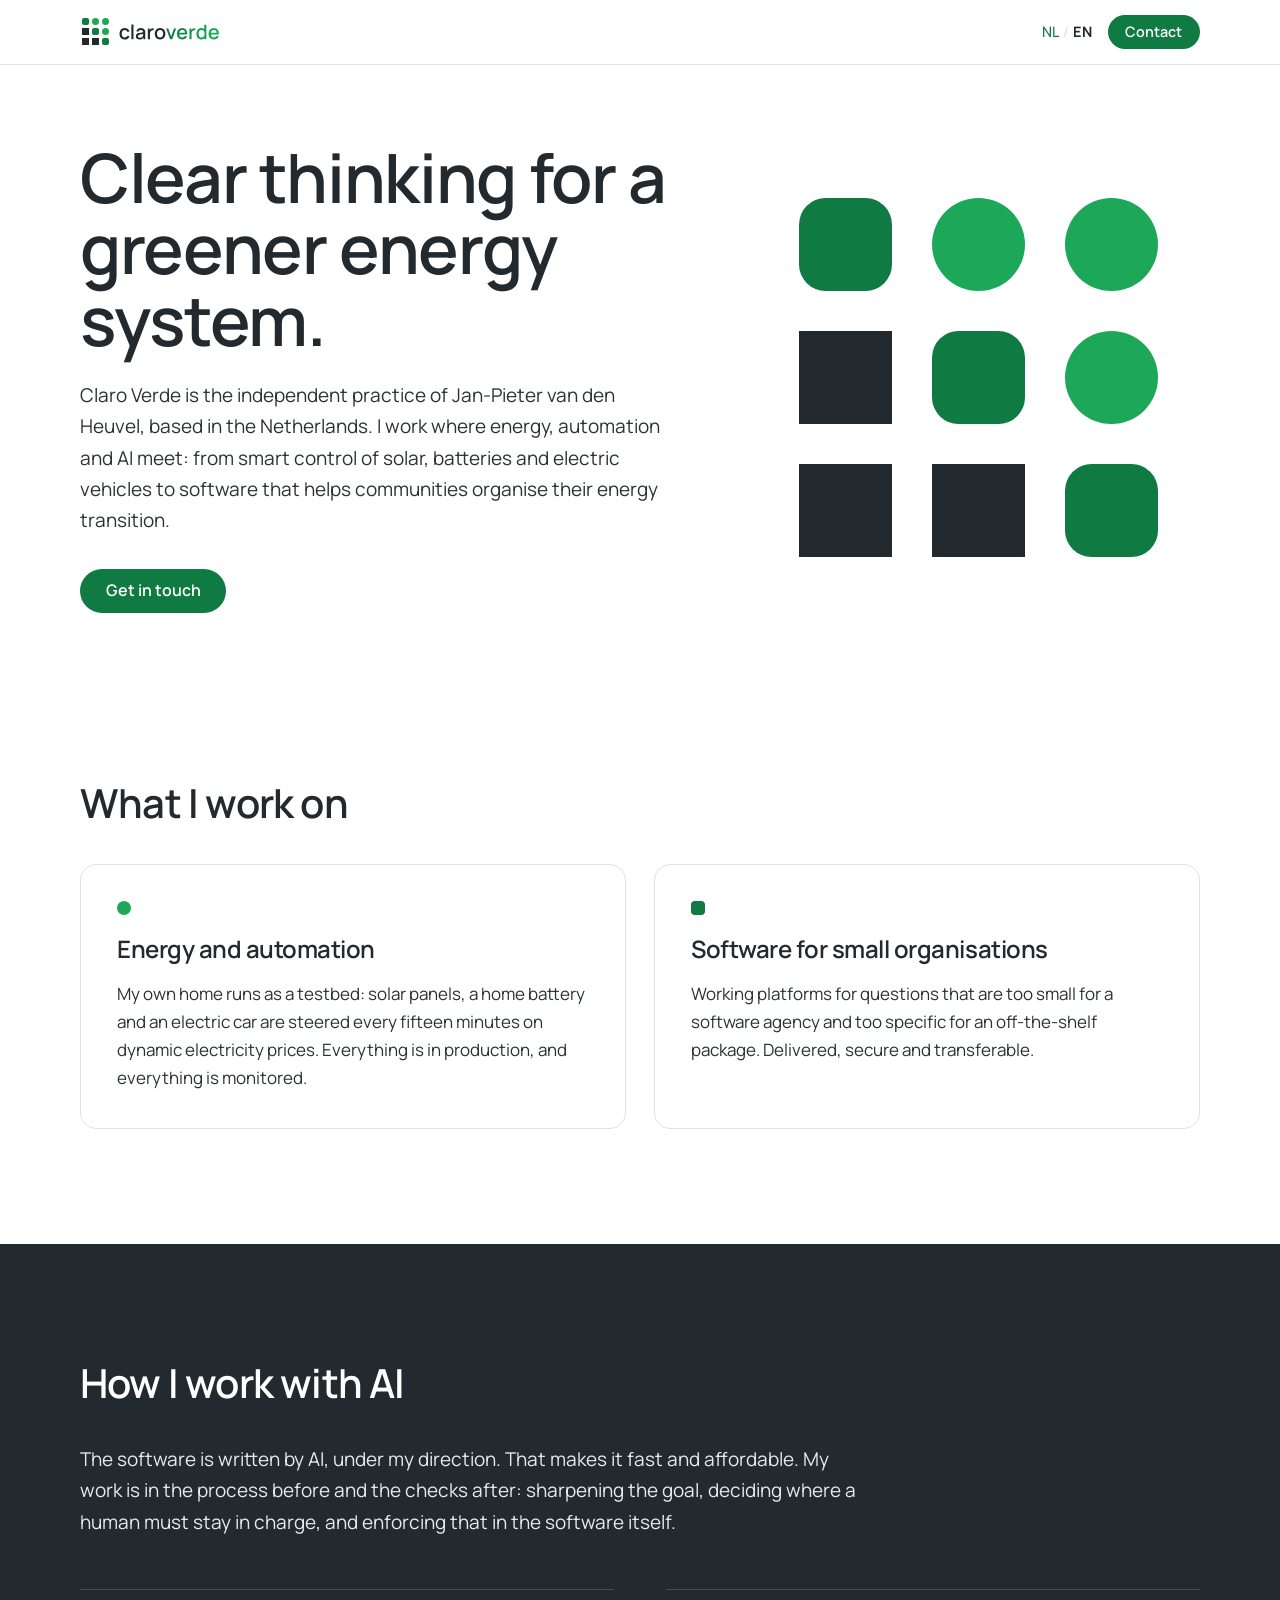
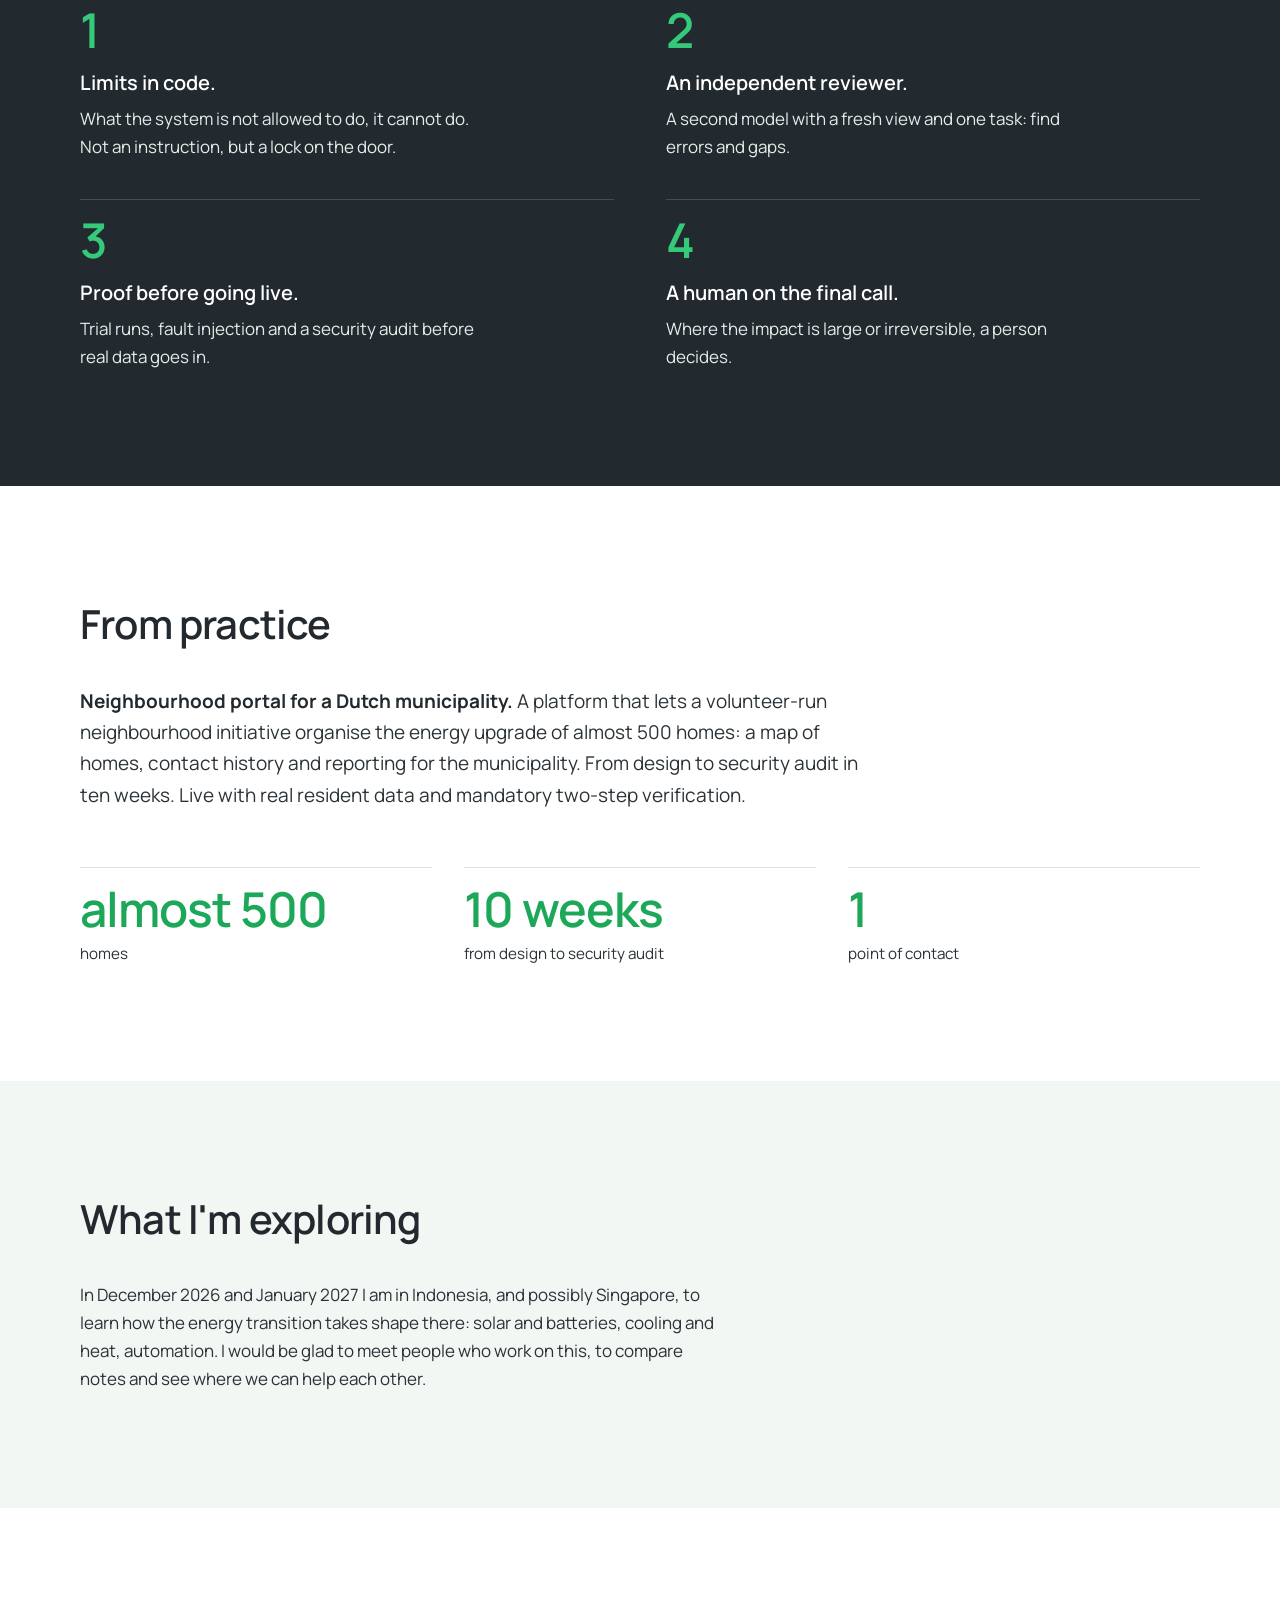
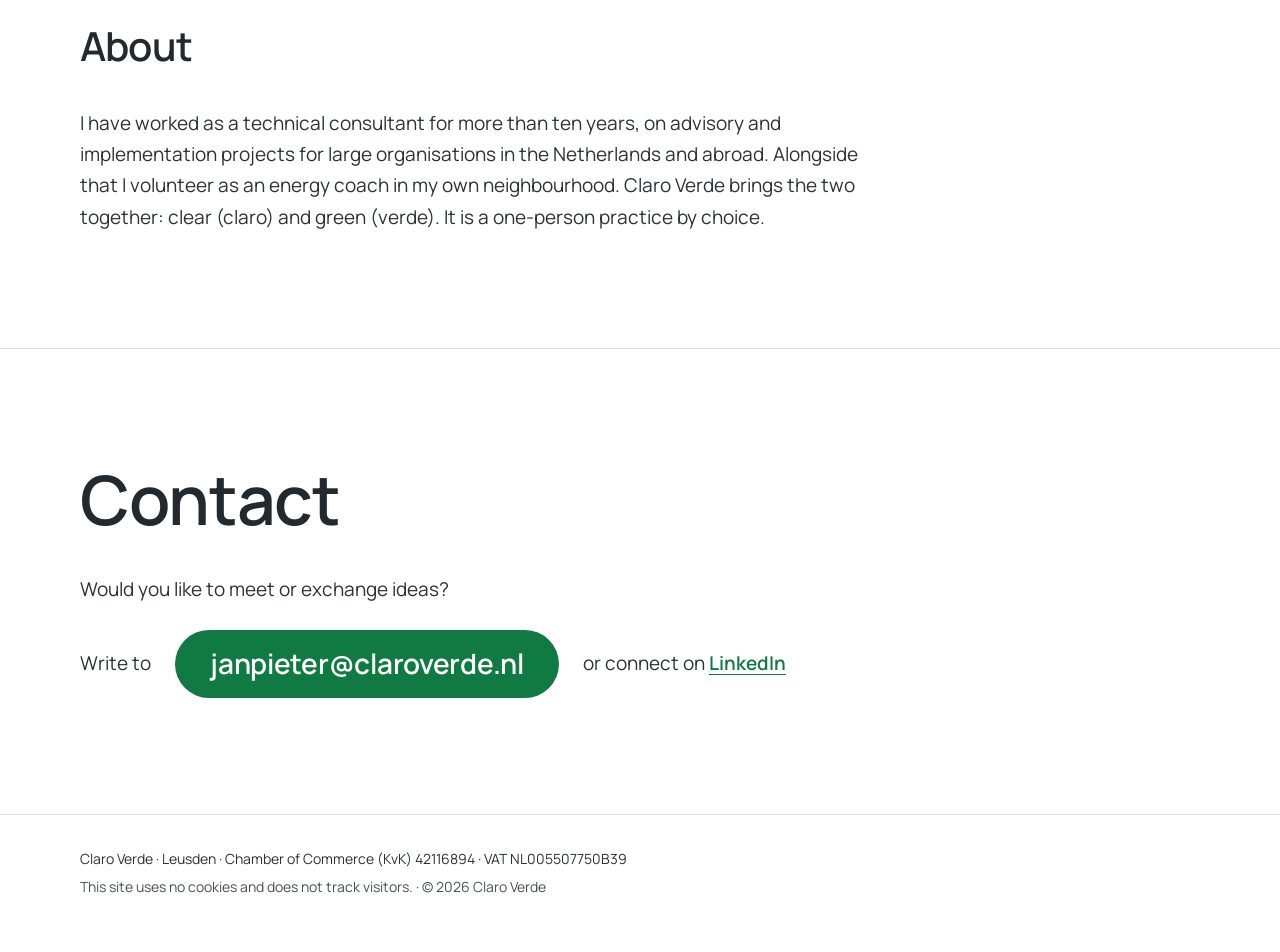
<file: index.html>
<!doctype html>
<html lang="nl">
<head>
<meta charset="utf-8">
<meta name="viewport" content="width=device-width, initial-scale=1">
<title>Claro Verde · Helder georganiseerd, groen resultaat</title>
<meta name="description" content="Claro Verde helpt gemeenten, buurtinitiatieven en verenigingen de energietransitie praktisch te organiseren. Met helder advies en met software die het werk van bestuur en vrijwilligers lichter maakt.">
<link rel="canonical" href="https://claroverde.nl/">
<link rel="alternate" hreflang="nl" href="https://claroverde.nl/">
<link rel="alternate" hreflang="en" href="https://claroverde.nl/en/">
<link rel="alternate" hreflang="x-default" href="https://claroverde.nl/">
<meta property="og:type" content="website">
<meta property="og:site_name" content="Claro Verde">
<meta property="og:title" content="Claro Verde · Helder georganiseerd, groen resultaat">
<meta property="og:description" content="Claro Verde helpt gemeenten, buurtinitiatieven en verenigingen de energietransitie praktisch te organiseren.">
<meta property="og:url" content="https://claroverde.nl/">
<meta property="og:image" content="https://claroverde.nl/og.png">
<meta property="og:locale" content="nl_NL">
<meta property="og:locale:alternate" content="en_GB">
<meta name="theme-color" content="#ffffff" media="(prefers-color-scheme: light)">
<meta name="theme-color" content="#14191c" media="(prefers-color-scheme: dark)">
<meta name="color-scheme" content="light dark">
<script>
/* Taalkeuze: wie binnenkomt met een browser die niet op Nederlands staat, gaat één keer
   per bezoek naar de Engelse pagina. Wie zelf op NL klikt, blijft op NL. Geen cookies. */
(function () {
  try {
    if (/bot|crawl|spider|slurp|preview|lighthouse/i.test(navigator.userAgent)) return;
    if (sessionStorage.getItem("cv-taal")) return;
    sessionStorage.setItem("cv-taal", "1");
    var eigen = document.referrer && new URL(document.referrer).host === location.host;
    if (eigen || location.hash) return;
    var talen = navigator.languages && navigator.languages.length ? navigator.languages : [navigator.language || "nl"];
    var nl = talen.some(function (t) { return /^nl\b/i.test(t); });
    if (!nl) location.replace("en/");
  } catch (e) {}
})();
</script>
<link rel="icon" href="assets/favicon.svg" type="image/svg+xml">
<link rel="icon" href="assets/favicon-32.png" type="image/png" sizes="32x32">
<link rel="apple-touch-icon" href="assets/apple-touch-icon.png">
<link rel="preload" href="assets/Manrope-wght.ttf" as="font" type="font/ttf" crossorigin>
<link rel="stylesheet" href="assets/site.css">
</head>
<body>
<a class="skip" href="#inhoud">Naar de inhoud</a>

<header class="site-header">
  <div class="wrap">
    <a class="brand" href="./" aria-label="Claro Verde">
      <picture>
        <source srcset="assets/claroverde-logo-diapositief.svg" media="(prefers-color-scheme: dark)">
        <img src="assets/claroverde-logo.svg" alt="Claro Verde" width="139" height="32">
      </picture>
    </a>
    <nav class="nav" aria-label="Hoofdmenu">
      <span class="lang"><strong aria-current="true">NL</strong><span aria-hidden="true">/</span><a href="en/" hreflang="en" lang="en">EN</a></span>
      <a class="btn btn-sm" href="#contact">Contact</a>
    </nav>
  </div>
</header>

<main id="inhoud">

  <section class="hero" aria-labelledby="h-opening">
    <div class="wrap">
      <div>
        <h1 id="h-opening">Helder georganiseerd, groen resultaat.</h1>
        <p>Claro Verde helpt gemeenten, buurtinitiatieven en verenigingen de energietransitie praktisch te organiseren. Met helder advies, en met software die het werk van bestuur en vrijwilligers lichter maakt.</p>
        <a class="btn" href="#contact">Neem contact op</a>
      </div>
      <div class="mark" aria-hidden="true">
        <i class="deep" style="--i:5"></i>
        <i class="br" style="--i:7"></i>
        <i class="br" style="--i:8"></i>
        <i class="sq" style="--i:2"></i>
        <i class="deep" style="--i:4"></i>
        <i class="br" style="--i:6"></i>
        <i class="sq" style="--i:0"></i>
        <i class="sq" style="--i:1"></i>
        <i class="deep" style="--i:3"></i>
      </div>
    </div>
  </section>

  <section id="wat-ik-doe" aria-labelledby="h-doe">
    <div class="wrap">
      <h2 id="h-doe">Wat ik doe</h2>
      <div class="cards">
        <article class="card">
          <h3>Advies</h3>
          <p>Hoe organiseer je de verduurzaming van een buurt of dorp zo dat het ook echt gebeurt? Ik help met de aanpak, het proces en de samenwerking tussen gemeente, buurtteam en bewoners. Praktisch, uit eigen ervaring als energiecoach.</p>
        </article>
        <article class="card">
          <h3>Software</h3>
          <p>Voor veel vragen bestaat geen standaardpakket, en voor een softwarebureau zijn ze te klein. Ik lever een werkend platform dat past bij hoe jullie werken: opgeleverd, veilig en overdraagbaar. Zodat het bestuur kan doen waar het voor is, en dat is niet de administratie.</p>
        </article>
      </div>
    </div>
  </section>

  <section id="voor-wie" aria-labelledby="h-wie" style="padding-top:0">
    <div class="wrap">
      <h2 id="h-wie">Voor wie</h2>
      <ul class="situations">
        <li>Een buurtteam dat de verduurzaming van 500 woningen wil volgen.</li>
        <li>Een gemeente die wil weten welke woningen klaar zijn.</li>
        <li>Een vereniging waarvan het bestuur te veel tijd kwijt is aan administratie.</li>
      </ul>
      <blockquote class="quote"><p>Te klein voor een bureau, te belangrijk om te laten liggen.</p></blockquote>
    </div>
  </section>

  <section class="band" id="ai" aria-labelledby="h-ai">
    <div class="wrap">
      <h2 id="h-ai">Hoe ik met AI werk</h2>
      <p class="intro">De software wordt door AI geschreven, op mijn aanwijzingen. Dat maakt het snel en betaalbaar. Mijn werk zit in het proces ervoor en de controle erna: het doel scherp krijgen, bepalen waar een mens moet blijven beslissen, en dat in de software afdwingen. De zekerheid zit in vier lagen:</p>
      <ol class="layers">
        <li><strong>Grenzen in code.</strong><p>Wat het systeem niet mag, kan het ook niet. Geen instructie, maar een slot op de deur.</p></li>
        <li><strong>Een onafhankelijke tegenlezer.</strong><p>Een tweede model, met een schone blik en één opdracht: zoek fouten en gaten.</p></li>
        <li><strong>Bewijs vóór livegang.</strong><p>Proefdraaien, fouten uitlokken en een beveiligingsaudit voordat er echte gegevens in gaan.</p></li>
        <li><strong>Een mens op het eindoordeel.</strong><p>Waar de impact groot of onomkeerbaar is, beslist een persoon.</p></li>
      </ol>
    </div>
  </section>

  <section class="practice" id="praktijk" aria-labelledby="h-praktijk">
    <div class="wrap">
      <h2 id="h-praktijk">Uit de praktijk</h2>
      <p><strong>Buurtportaal voor een gemeente in de provincie Utrecht.</strong> Een platform waarmee een buurtinitiatief de verduurzaming van bijna 500 woningen organiseert: woningkaart, contactmomenten, buurtkaart en rapportage voor de gemeente. Live met echte bewonersgegevens, verplichte tweestapsverificatie en een verwerkersovereenkomst.</p>
      <ul class="stats">
        <li><b>bijna 500</b><span>woningen</span></li>
        <li><b>10 weken</b><span>van ontwerp tot beveiligingsaudit</span></li>
        <li><b>1</b><span>aanspreekpunt</span></li>
      </ul>
    </div>
  </section>

  <section id="werkwijze" aria-labelledby="h-werk" style="padding-top:0">
    <div class="wrap">
      <h2 id="h-werk">Hoe ik werk</h2>
      <ul class="principles">
        <li>Eerst het doel en het proces, dan pas software.</li>
        <li>Klein beginnen, snel iets werkends laten zien, dan uitbouwen.</li>
        <li>Bewust weinig projecten tegelijk, zodat ik er echt bij ben.</li>
        <li>Overdraagbaar: grenzen, tests en documentatie staan in de code, niet in mijn hoofd.</li>
      </ul>
    </div>
  </section>

  <section class="explore about" id="over-mij" aria-labelledby="h-over">
    <div class="wrap">
      <h2 id="h-over">Over mij</h2>
      <p>Ik ben Jan-Pieter van den Heuvel. Ik werk al ruim tien jaar als technisch consultant, en ben daarnaast energiecoach in mijn eigen buurt. Thuis sturen zonnepanelen, thuisaccu en auto zichzelf aan op de stroomprijs van het moment. Claro Verde brengt die twee werelden samen: helder (claro) en groen (verde). Het is een eenmanszaak, en dat blijft het: klein is de reden dat het werkt.</p>
    </div>
  </section>

  <section class="contact" id="contact" aria-labelledby="h-contact">
    <div class="wrap">
      <h2 id="h-contact">Contact</h2>
      <p class="lead">Een vraag, of een idee waar je over wilt sparren?</p>
      <div class="contact-row">
        <span class="t">Mail me op</span>
        <a class="btn btn-xl" href="mailto:janpieter@claroverde.nl">janpieter@claroverde.nl</a>
        <a class="ln" href="https://www.linkedin.com/in/jpvdheuvel" rel="noopener">LinkedIn</a>
      </div>
    </div>
  </section>

</main>

<footer class="site-footer">
  <div class="wrap">
    <p>Claro Verde · Leusden · KvK 42116894 · Btw NL005507750B39</p>
    <p class="small">Deze site gebruikt geen cookies en houdt geen bezoekers bij. · © 2026 Claro Verde</p>
  </div>
</footer>
</body>
</html>
</file>
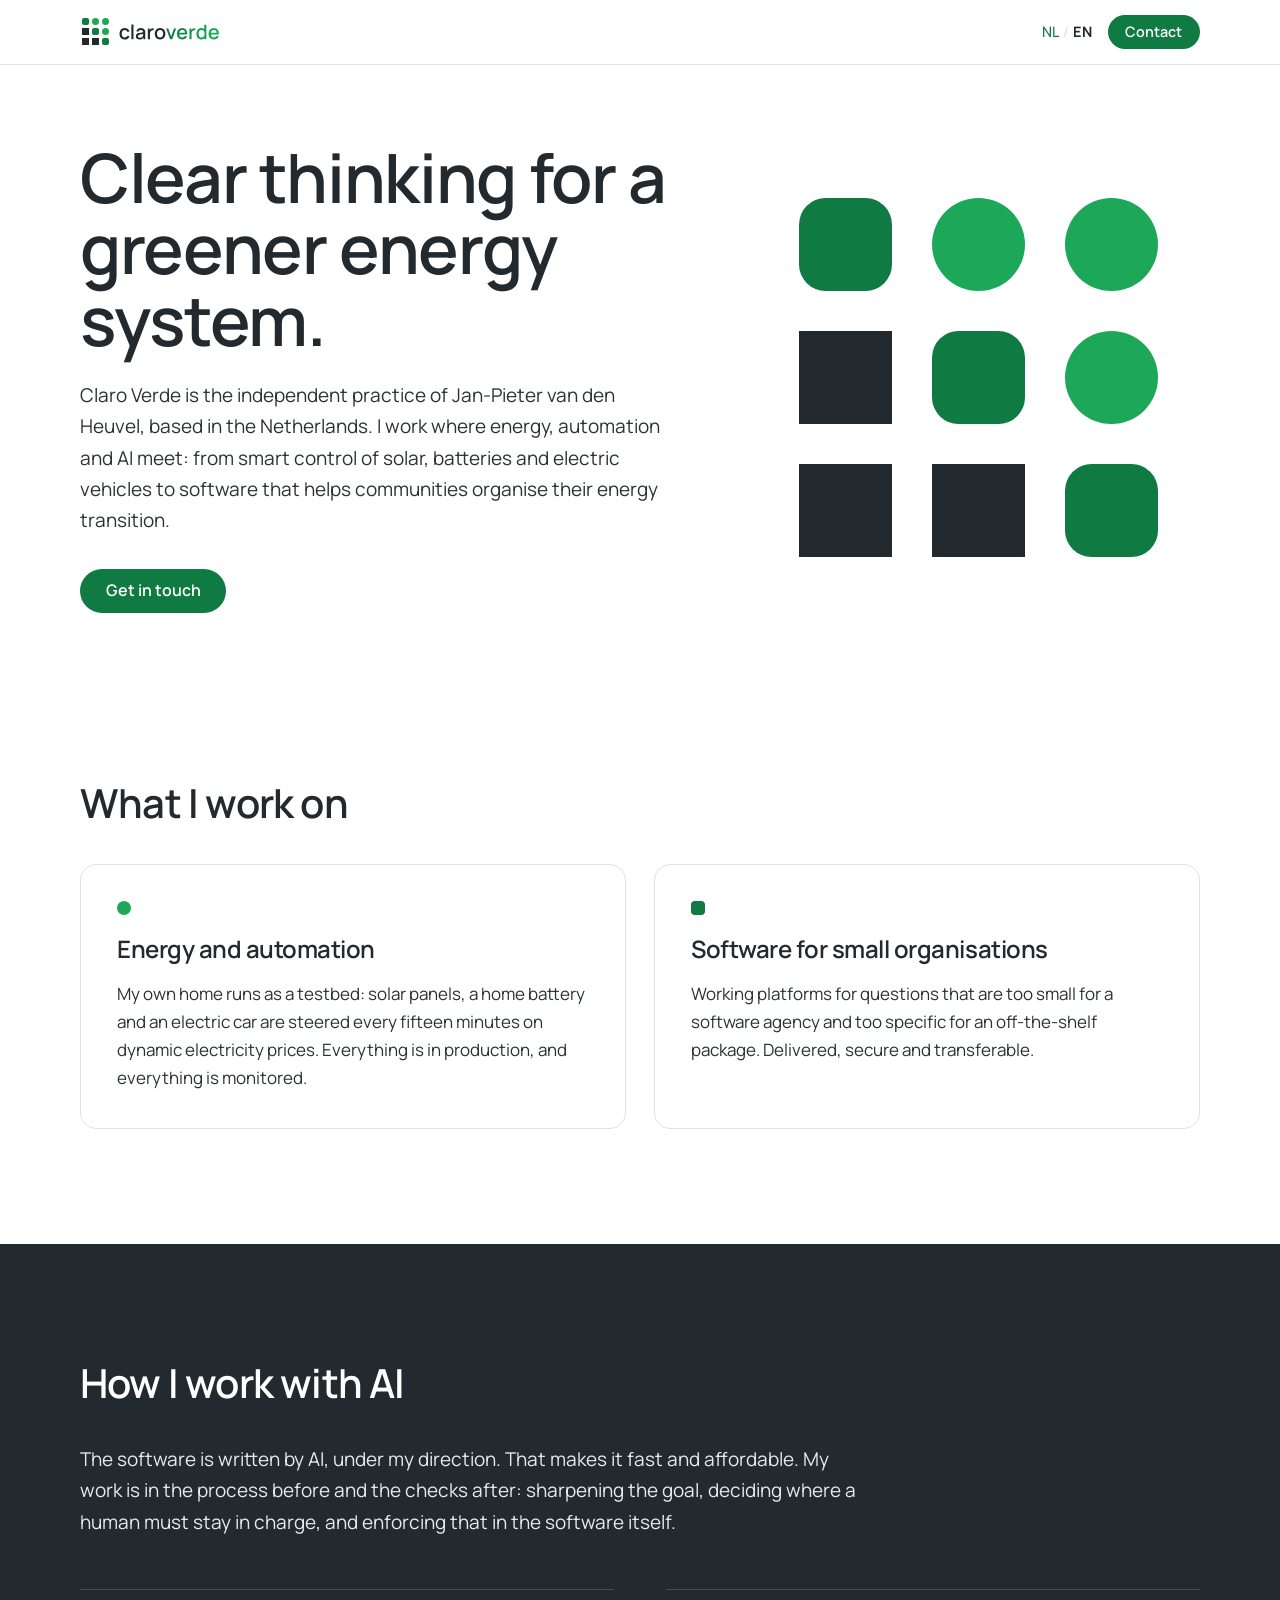
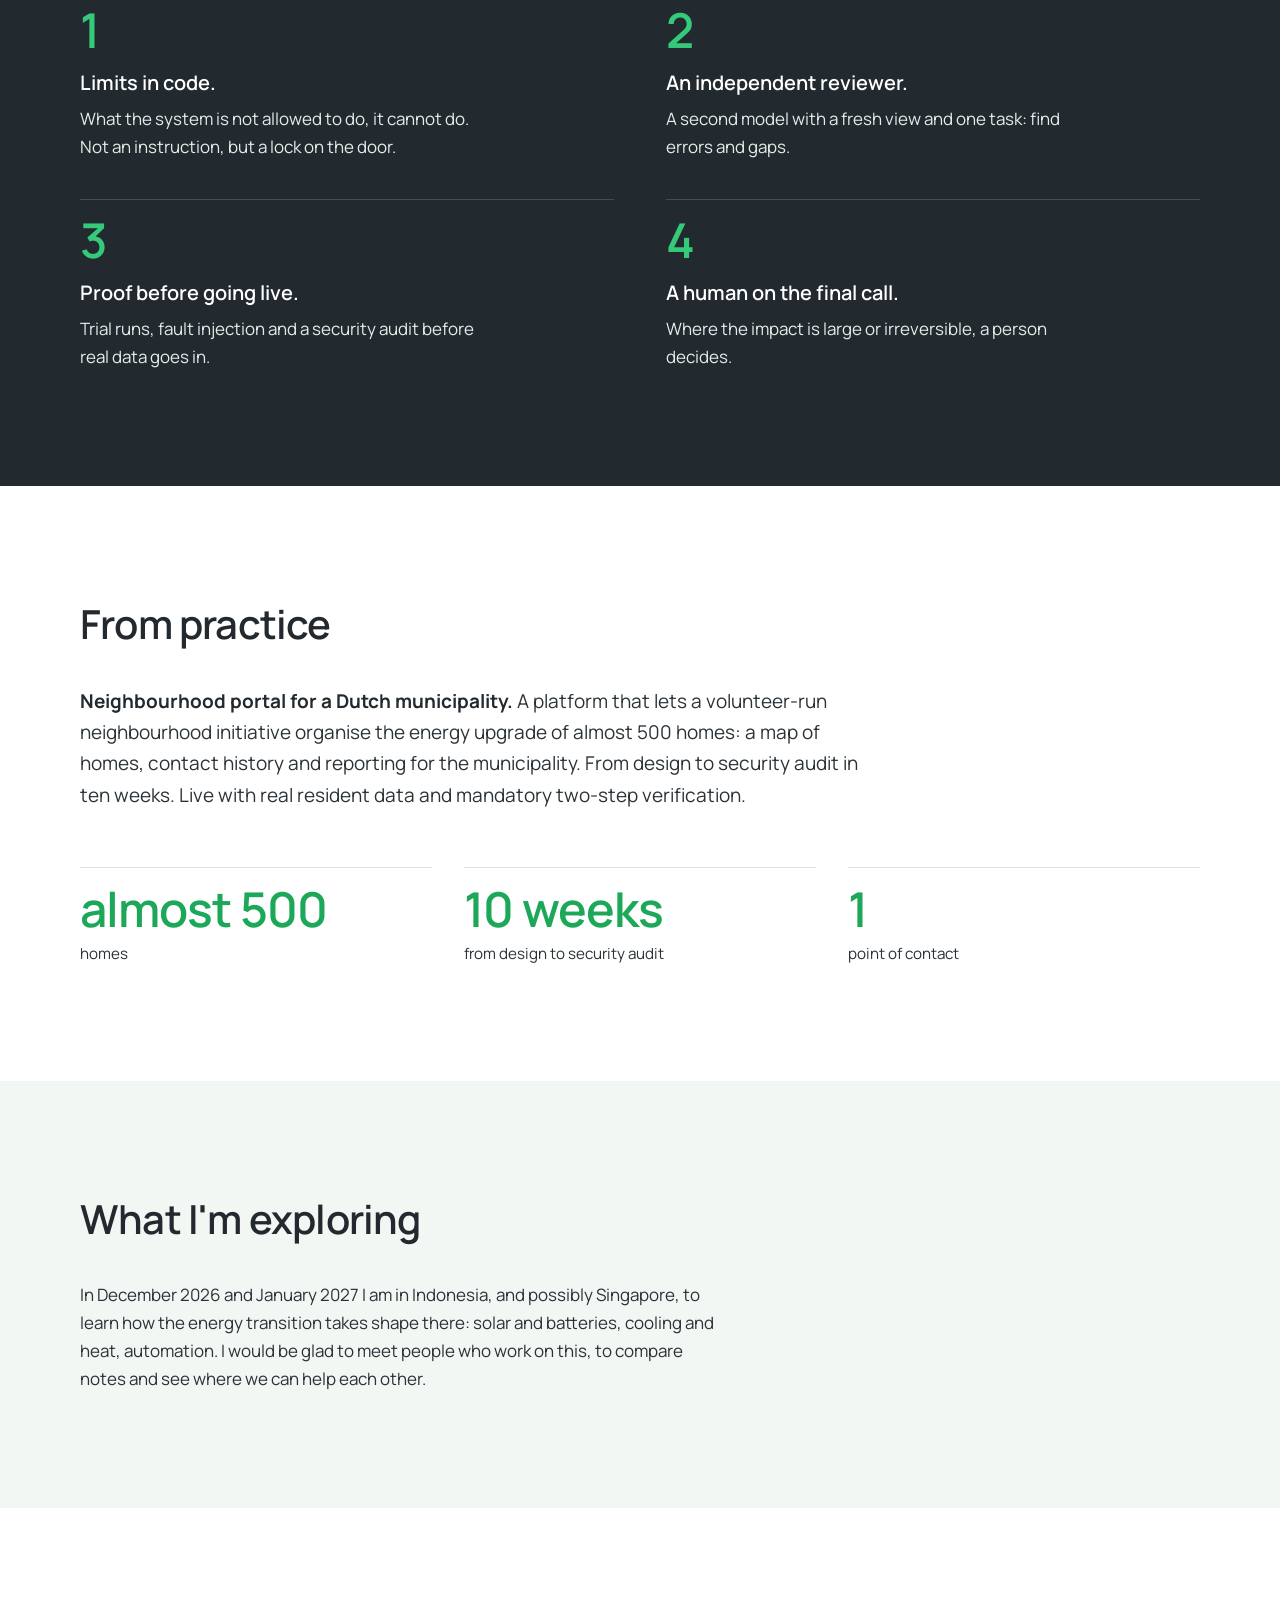
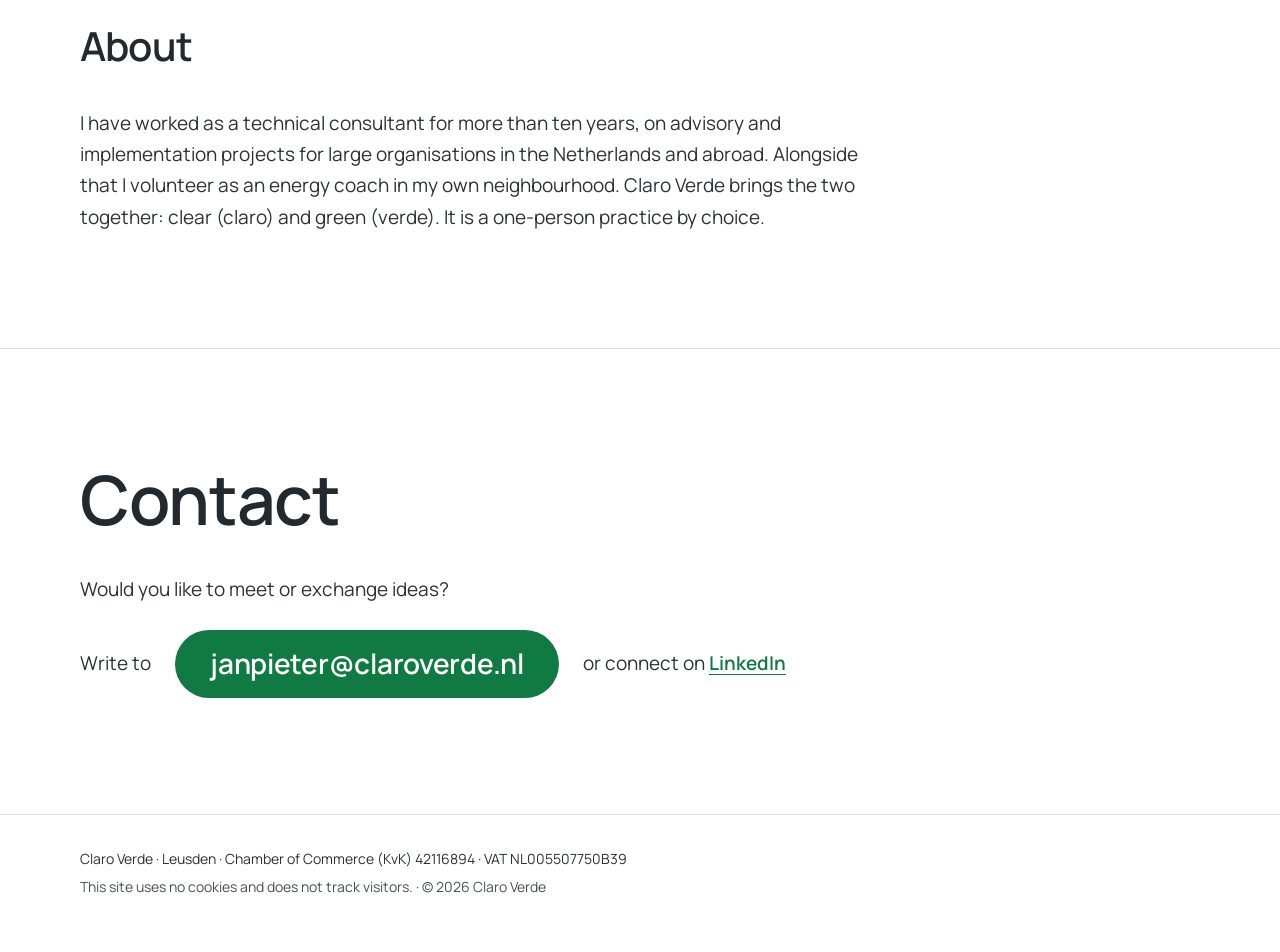
<file: en/index.html>
<!doctype html>
<html lang="en">
<head>
<meta charset="utf-8">
<meta name="viewport" content="width=device-width, initial-scale=1">
<title>Claro Verde · Clear thinking for a greener energy system</title>
<meta name="description" content="Claro Verde is the independent practice of Jan-Pieter van den Heuvel, based in the Netherlands. I work where energy, automation and AI meet.">
<link rel="canonical" href="https://claroverde.nl/en/">
<link rel="alternate" hreflang="nl" href="https://claroverde.nl/">
<link rel="alternate" hreflang="en" href="https://claroverde.nl/en/">
<link rel="alternate" hreflang="x-default" href="https://claroverde.nl/">
<meta property="og:type" content="website">
<meta property="og:site_name" content="Claro Verde">
<meta property="og:title" content="Claro Verde · Clear thinking for a greener energy system">
<meta property="og:description" content="The independent practice of Jan-Pieter van den Heuvel, where energy, automation and AI meet.">
<meta property="og:url" content="https://claroverde.nl/en/">
<meta property="og:image" content="https://claroverde.nl/og.png">
<meta property="og:locale" content="en_GB">
<meta property="og:locale:alternate" content="nl_NL">
<meta name="theme-color" content="#ffffff" media="(prefers-color-scheme: light)">
<meta name="theme-color" content="#14191c" media="(prefers-color-scheme: dark)">
<meta name="color-scheme" content="light dark">
<link rel="icon" href="../assets/favicon.svg" type="image/svg+xml">
<link rel="icon" href="../assets/favicon-32.png" type="image/png" sizes="32x32">
<link rel="apple-touch-icon" href="../assets/apple-touch-icon.png">
<link rel="preload" href="../assets/Manrope-wght.ttf" as="font" type="font/ttf" crossorigin>
<link rel="stylesheet" href="../assets/site.css">
</head>
<body>
<a class="skip" href="#content">Skip to content</a>

<header class="site-header">
  <div class="wrap">
    <a class="brand" href="./" aria-label="Claro Verde">
      <picture>
        <source srcset="../assets/claroverde-logo-diapositief.svg" media="(prefers-color-scheme: dark)">
        <img src="../assets/claroverde-logo.svg" alt="Claro Verde" width="139" height="32">
      </picture>
    </a>
    <nav class="nav" aria-label="Main menu">
      <span class="lang"><a href="../" hreflang="nl" lang="nl">NL</a><span aria-hidden="true">/</span><strong aria-current="true">EN</strong></span>
      <a class="btn btn-sm" href="#contact">Contact</a>
    </nav>
  </div>
</header>

<main id="content">

  <section class="hero" aria-labelledby="h-opening">
    <div class="wrap">
      <div>
        <h1 id="h-opening">Clear thinking for a greener energy system.</h1>
        <p>Claro Verde is the independent practice of Jan-Pieter van den Heuvel, based in the Netherlands. I work where energy, automation and AI meet: from smart control of solar, batteries and electric vehicles to software that helps communities organise their energy transition.</p>
        <a class="btn" href="#contact">Get in touch</a>
      </div>
      <div class="mark" aria-hidden="true">
        <i class="deep" style="--i:5"></i>
        <i class="br" style="--i:7"></i>
        <i class="br" style="--i:8"></i>
        <i class="sq" style="--i:2"></i>
        <i class="deep" style="--i:4"></i>
        <i class="br" style="--i:6"></i>
        <i class="sq" style="--i:0"></i>
        <i class="sq" style="--i:1"></i>
        <i class="deep" style="--i:3"></i>
      </div>
    </div>
  </section>

  <section id="work" aria-labelledby="h-doe">
    <div class="wrap">
      <h2 id="h-doe">What I work on</h2>
      <div class="cards">
        <article class="card">
          <h3>Energy and automation</h3>
          <p>My own home runs as a testbed: solar panels, a home battery and an electric car are steered every fifteen minutes on dynamic electricity prices. Everything is in production, and everything is monitored.</p>
        </article>
        <article class="card">
          <h3>Software for small organisations</h3>
          <p>Working platforms for questions that are too small for a software agency and too specific for an off-the-shelf package. Delivered, secure and transferable.</p>
        </article>
      </div>
    </div>
  </section>

  <section class="band" id="ai" aria-labelledby="h-ai">
    <div class="wrap">
      <h2 id="h-ai">How I work with AI</h2>
      <p class="intro">The software is written by AI, under my direction. That makes it fast and affordable. My work is in the process before and the checks after: sharpening the goal, deciding where a human must stay in charge, and enforcing that in the software itself.</p>
      <ol class="layers">
        <li><strong>Limits in code.</strong><p>What the system is not allowed to do, it cannot do. Not an instruction, but a lock on the door.</p></li>
        <li><strong>An independent reviewer.</strong><p>A second model with a fresh view and one task: find errors and gaps.</p></li>
        <li><strong>Proof before going live.</strong><p>Trial runs, fault injection and a security audit before real data goes in.</p></li>
        <li><strong>A human on the final call.</strong><p>Where the impact is large or irreversible, a person decides.</p></li>
      </ol>
    </div>
  </section>

  <section class="practice" id="practice" aria-labelledby="h-praktijk">
    <div class="wrap">
      <h2 id="h-praktijk">From practice</h2>
      <p><strong>Neighbourhood portal for a Dutch municipality.</strong> A platform that lets a volunteer-run neighbourhood initiative organise the energy upgrade of almost 500 homes: a map of homes, contact history and reporting for the municipality. From design to security audit in ten weeks. Live with real resident data and mandatory two-step verification.</p>
      <ul class="stats">
        <li><b>almost 500</b><span>homes</span></li>
        <li><b>10 weeks</b><span>from design to security audit</span></li>
        <li><b>1</b><span>point of contact</span></li>
      </ul>
    </div>
  </section>

  <section class="explore" id="exploring" aria-labelledby="h-explore">
    <div class="wrap">
      <h2 id="h-explore">What I'm exploring</h2>
      <p>In December 2026 and January 2027 I am in Indonesia, and possibly Singapore, to learn how the energy transition takes shape there: solar and batteries, cooling and heat, automation. I would be glad to meet people who work on this, to compare notes and see where we can help each other.</p>
    </div>
  </section>

  <section class="about" id="about" aria-labelledby="h-over">
    <div class="wrap">
      <h2 id="h-over">About</h2>
      <p>I have worked as a technical consultant for more than ten years, on advisory and implementation projects for large organisations in the Netherlands and abroad. Alongside that I volunteer as an energy coach in my own neighbourhood. Claro Verde brings the two together: clear (claro) and green (verde). It is a one-person practice by choice.</p>
    </div>
  </section>

  <section class="contact" id="contact" aria-labelledby="h-contact">
    <div class="wrap">
      <h2 id="h-contact">Contact</h2>
      <p class="lead">Would you like to meet or exchange ideas?</p>
      <div class="contact-row">
        <span class="t">Write to</span>
        <a class="btn btn-xl" href="mailto:janpieter@claroverde.nl">janpieter@claroverde.nl</a>
        <span class="t">or connect on <a class="ln" href="https://www.linkedin.com/in/jpvdheuvel" rel="noopener">LinkedIn</a></span>
      </div>
    </div>
  </section>

</main>

<footer class="site-footer">
  <div class="wrap">
    <p>Claro Verde · Leusden · Chamber of Commerce (KvK) 42116894 · VAT NL005507750B39</p>
    <p class="small">This site uses no cookies and does not track visitors. · © 2026 Claro Verde</p>
  </div>
</footer>
</body>
</html>
</file>
<file: assets/site.css>
/* Claro Verde, one-pager. Handgeschreven, geen bouwstap. */

@font-face {
  font-family: "Manrope";
  src: url("Manrope-wght.ttf") format("truetype");
  font-weight: 200 800;
  font-style: normal;
  font-display: swap;
}

:root {
  color-scheme: light dark;

  --bg: #ffffff;
  --soft: #f2f7f4;
  --line: #dde4e0;
  --text: #2a3237;
  --head: #232a2f;
  --accent: #0f7a42;        /* links, knoppen, kleine groene tekst */
  --accent-ink: #ffffff;    /* tekst op accent */
  --bright: #1ca858;        /* grote cijfers, decoratie */
  --header-bg: rgba(255, 255, 255, 0.85);

  /* raster in de opening */
  --sq: #232a2f;
  --g-deep: #0f7a42;
  --g-bright: #1ca858;

  /* donkere band */
  --band-bg: #232a2f;
  --band-text: #e6ece8;
  --band-head: #ffffff;
  --band-accent: #35c97a;
  --band-soft: #8fddb2;
  --band-line: rgba(255, 255, 255, 0.16);

  --font-head: "Manrope", ui-sans-serif, system-ui, -apple-system, "Segoe UI", sans-serif;
  --font-body: "Manrope", ui-sans-serif, system-ui, -apple-system, "Segoe UI", Roboto, "Helvetica Neue", Arial, sans-serif;
  --wrap: 1120px;
  --gutter: max(20px, 4vw);
  --section: clamp(4rem, 9vw, 7.5rem);
}

@media (prefers-color-scheme: dark) {
  :root {
    --bg: #14191c;
    --soft: #1c2327;
    --line: #2c363b;
    --text: #e6ece8;
    --head: #ffffff;
    --accent: #35c97a;
    --accent-ink: #0d1411;
    --bright: #35c97a;
    --header-bg: rgba(20, 25, 28, 0.85);

    --sq: #ffffff;
    --g-deep: #8fddb2;
    --g-bright: #35c97a;

    --band-bg: #1c2327;
    --band-text: #e6ece8;
    --band-head: #ffffff;
    --band-accent: #35c97a;
    --band-soft: #8fddb2;
    --band-line: #2c363b;
  }
}

*,
*::before,
*::after { box-sizing: border-box; }

html {
  -webkit-text-size-adjust: 100%;
  scroll-behavior: smooth;
}

body {
  margin: 0;
  background: var(--bg);
  color: var(--text);
  font-family: var(--font-body);
  font-size: 1.0625rem;
  line-height: 1.65;
  -webkit-font-smoothing: antialiased;
  overflow-x: hidden;
}

img, svg, picture { display: block; max-width: 100%; }

h1, h2, h3 {
  font-family: var(--font-head);
  font-weight: 600;
  letter-spacing: -0.02em;
  color: var(--head);
  margin: 0;
}

p { margin: 0 0 1.1em; max-width: 65ch; }
p:last-child { margin-bottom: 0; }

a { color: var(--accent); text-underline-offset: 0.2em; }
a:hover { text-decoration-thickness: 2px; }

:focus-visible {
  outline: 3px solid var(--accent);
  outline-offset: 3px;
  border-radius: 6px;
}

.wrap {
  width: 100%;
  max-width: calc(var(--wrap) + 2 * var(--gutter));
  margin-inline: auto;
  padding-inline: var(--gutter);
}

.skip {
  position: absolute;
  left: 12px;
  top: -60px;
  z-index: 100;
  background: var(--accent);
  color: var(--accent-ink);
  padding: 0.6rem 1rem;
  border-radius: 999px;
  font-weight: 600;
  text-decoration: none;
}
.skip:focus { top: 12px; }

/* ---------- Kop ---------- */
.site-header {
  position: sticky;
  top: 0;
  z-index: 50;
  background: var(--header-bg);
  -webkit-backdrop-filter: saturate(1.4) blur(14px);
  backdrop-filter: saturate(1.4) blur(14px);
  border-bottom: 1px solid var(--line);
}
.site-header .wrap {
  display: flex;
  align-items: center;
  justify-content: space-between;
  min-height: 64px;
  gap: 1rem;
}
.brand { display: block; line-height: 0; }
.brand img { height: 32px; width: auto; }
.nav { display: flex; align-items: center; gap: 1rem; }
.lang { font-size: 0.9rem; font-weight: 500; letter-spacing: 0.02em; white-space: nowrap; }
.lang strong { font-weight: 700; color: var(--head); }
.lang a { text-decoration: none; }
.lang a:hover { text-decoration: underline; }
.lang span[aria-hidden] { color: var(--line); margin-inline: 0.25em; }

/* ---------- Knoppen ---------- */
.btn {
  display: inline-flex;
  align-items: center;
  justify-content: center;
  background: var(--accent);
  color: var(--accent-ink);
  font-family: var(--font-body);
  font-weight: 600;
  font-size: 1rem;
  line-height: 1.2;
  text-decoration: none;
  padding: 0.8rem 1.6rem;
  border-radius: 999px;
  transition: transform 0.2s ease, filter 0.2s ease;
}
.btn:hover { filter: brightness(1.08); transform: translateY(-1px); text-decoration: none; }
.btn-sm { padding: 0.5rem 1.1rem; font-size: 0.9rem; }
.btn-xl {
  font-family: var(--font-head);
  font-size: clamp(1.1rem, 4.6vw, 1.75rem);
  letter-spacing: -0.01em;
  padding: 1.1rem 2.2rem;
  max-width: 100%;
  overflow-wrap: anywhere;
}

/* ---------- Secties ---------- */
main > section { padding-block: var(--section); }
h2 {
  font-size: clamp(1.75rem, 3.4vw, 2.5rem);
  line-height: 1.15;
  margin-bottom: clamp(1.5rem, 3vw, 2.5rem);
}

/* ---------- Opening ---------- */
.hero { padding-top: clamp(2.5rem, 6vw, 5rem); padding-bottom: clamp(2rem, 4vw, 3.5rem); }
.hero .wrap {
  display: grid;
  grid-template-columns: minmax(0, 1.15fr) minmax(0, 0.85fr);
  align-items: center;
  gap: clamp(2rem, 6vw, 5rem);
}
h1 {
  font-size: clamp(2.4rem, 5.5vw, 4.25rem);
  line-height: 1.05;
  margin-bottom: 1.5rem;
}
.hero p { font-size: 1.1875rem; margin-bottom: 2rem; }

.mark {
  --s: clamp(200px, 28vw, 360px);
  width: var(--s);
  aspect-ratio: 1;
  justify-self: center;
  display: grid;
  grid-template-columns: repeat(3, 1fr);
  grid-template-rows: repeat(3, 1fr);
  gap: calc(var(--s) * 0.1111);
}
.mark i {
  display: block;
  animation: cell 0.7s ease both;
  animation-delay: calc(0.3s + var(--i) * 0.12s);
}
.mark .sq { background: var(--sq); border-radius: 0; animation: none; }
.mark .deep { background: var(--g-deep); border-radius: 28.57%; }
.mark .br { background: var(--g-bright); border-radius: 50%; }

@keyframes cell {
  from { background-color: var(--sq); border-radius: 0; }
}

@media (prefers-reduced-motion: reduce) {
  html { scroll-behavior: auto; }
  .mark i { animation: none; }
  .btn { transition: none; }
}

/* ---------- Wat ik doe ---------- */
.cards {
  display: grid;
  grid-template-columns: 1fr 1fr;
  gap: clamp(1rem, 2.5vw, 1.75rem);
}
.card {
  border: 1px solid var(--line);
  border-radius: 16px;
  padding: clamp(1.5rem, 3vw, 2.25rem);
}
.card h3 {
  font-size: 1.5rem;
  line-height: 1.2;
  margin-bottom: 1rem;
}
.card h3::before {
  content: "";
  display: block;
  width: 14px;
  height: 14px;
  background: var(--bright);
  border-radius: 50%;
  margin-bottom: 1.25rem;
}
.card:nth-child(2) h3::before { border-radius: 4px; background: var(--accent); }
.card p { max-width: none; }

/* ---------- Voor wie ---------- */
.situations {
  list-style: none;
  margin: 0 0 clamp(2.5rem, 5vw, 4rem);
  padding: 0;
  display: grid;
  grid-template-columns: repeat(3, 1fr);
  gap: clamp(1rem, 2.5vw, 1.5rem);
}
.situations li {
  background: var(--soft);
  border-radius: 14px;
  padding: 1.5rem 1.5rem 1.75rem;
}
.quote {
  font-family: var(--font-head);
  font-weight: 600;
  letter-spacing: -0.02em;
  font-size: clamp(1.6rem, 3.6vw, 2.75rem);
  line-height: 1.15;
  color: var(--head);
  margin: 0;
  padding-left: clamp(1rem, 2vw, 1.75rem);
  border-left: 4px solid var(--bright);
  max-width: 22em;
}
.quote p { max-width: none; margin: 0; }

/* ---------- AI-band ---------- */
.band {
  background: var(--band-bg);
  color: var(--band-text);
}
@media (prefers-color-scheme: dark) {
  .band { border-block: 1px solid var(--band-line); }
}
.band h2 { color: var(--band-head); }
.band .intro { font-size: 1.1875rem; }
.layers {
  list-style: none;
  margin: clamp(2rem, 4vw, 3.5rem) 0 0;
  padding: 0;
  display: grid;
  grid-template-columns: 1fr 1fr;
  gap: clamp(1.25rem, 3vw, 2.5rem) clamp(1.5rem, 4vw, 3.5rem);
  counter-reset: layer;
}
.layers li {
  counter-increment: layer;
  position: relative;
  padding-top: 1rem;
  border-top: 1px solid var(--band-line);
}
.layers li::before {
  content: counter(layer);
  display: block;
  font-family: var(--font-head);
  font-weight: 600;
  font-size: 3rem;
  line-height: 1;
  color: var(--band-accent);
  margin-bottom: 0.75rem;
}
.layers strong {
  display: block;
  font-family: var(--font-head);
  font-weight: 600;
  font-size: 1.25rem;
  color: var(--band-head);
  margin-bottom: 0.35rem;
}
.layers p { margin: 0; max-width: 40ch; }

/* ---------- Uit de praktijk ---------- */
.practice p { font-size: 1.1875rem; }
.practice p strong { color: var(--head); font-weight: 700; }
.stats {
  list-style: none;
  margin: clamp(2.5rem, 5vw, 3.5rem) 0 0;
  padding: 0;
  display: grid;
  grid-template-columns: repeat(3, 1fr);
  gap: 1.5rem 2rem;
}
.stats li { border-top: 1px solid var(--line); padding-top: 1rem; }
.stats b {
  display: block;
  font-family: var(--font-head);
  font-weight: 600;
  font-size: 3rem;
  line-height: 1.05;
  letter-spacing: -0.02em;
  color: var(--bright);
  white-space: nowrap;
}
.stats span { display: block; margin-top: 0.4rem; font-size: 0.95rem; max-width: 24ch; }

/* ---------- Hoe ik werk ---------- */
.principles {
  list-style: none;
  margin: 0;
  padding: 0;
  display: grid;
  gap: 1rem;
  max-width: 44rem;
}
.principles li { position: relative; padding-left: 2rem; }
.principles li::before {
  content: "";
  position: absolute;
  left: 0;
  top: 0.55em;
  width: 12px;
  height: 12px;
  border-radius: 50%;
  background: var(--bright);
}

/* ---------- Exploring (EN) ---------- */
.explore { background: var(--soft); }

/* ---------- Over mij ---------- */
.about p { font-size: 1.1875rem; }

/* ---------- Contact ---------- */
.contact { border-top: 1px solid var(--line); }
.contact h2 {
  font-size: clamp(2.4rem, 6vw, 4.25rem);
  line-height: 1.05;
}
.contact p.lead { font-size: 1.1875rem; margin-bottom: 1.5rem; }
.contact-row {
  display: flex;
  flex-wrap: wrap;
  align-items: center;
  gap: 1rem 1.5rem;
}
.contact-row .t { font-size: 1.1875rem; }
.contact-row .ln { font-weight: 600; }

/* ---------- Voettekst ---------- */
.site-footer {
  border-top: 1px solid var(--line);
  padding-block: 2rem 3rem;
  font-size: 0.875rem;
}
.site-footer p { max-width: none; margin: 0 0 0.35rem; }
.site-footer .small { opacity: 0.85; }

/* ---------- Anker-offset ---------- */
[id] { scroll-margin-top: 80px; }

/* ---------- Responsief ---------- */
@media (max-width: 900px) {
  .hero .wrap { grid-template-columns: 1fr; }
  .mark { --s: 200px; justify-self: start; }
  .situations { grid-template-columns: 1fr; }
  .stats { grid-template-columns: 1fr; }
}
@media (max-width: 700px) {
  .cards, .layers { grid-template-columns: 1fr; }
}
@media (max-width: 420px) {
  .brand img { height: 28px; }
  .nav { gap: 0.7rem; }
  .btn-sm { padding: 0.45rem 0.9rem; }
  .stats b { font-size: 2.4rem; }
}
</file>
